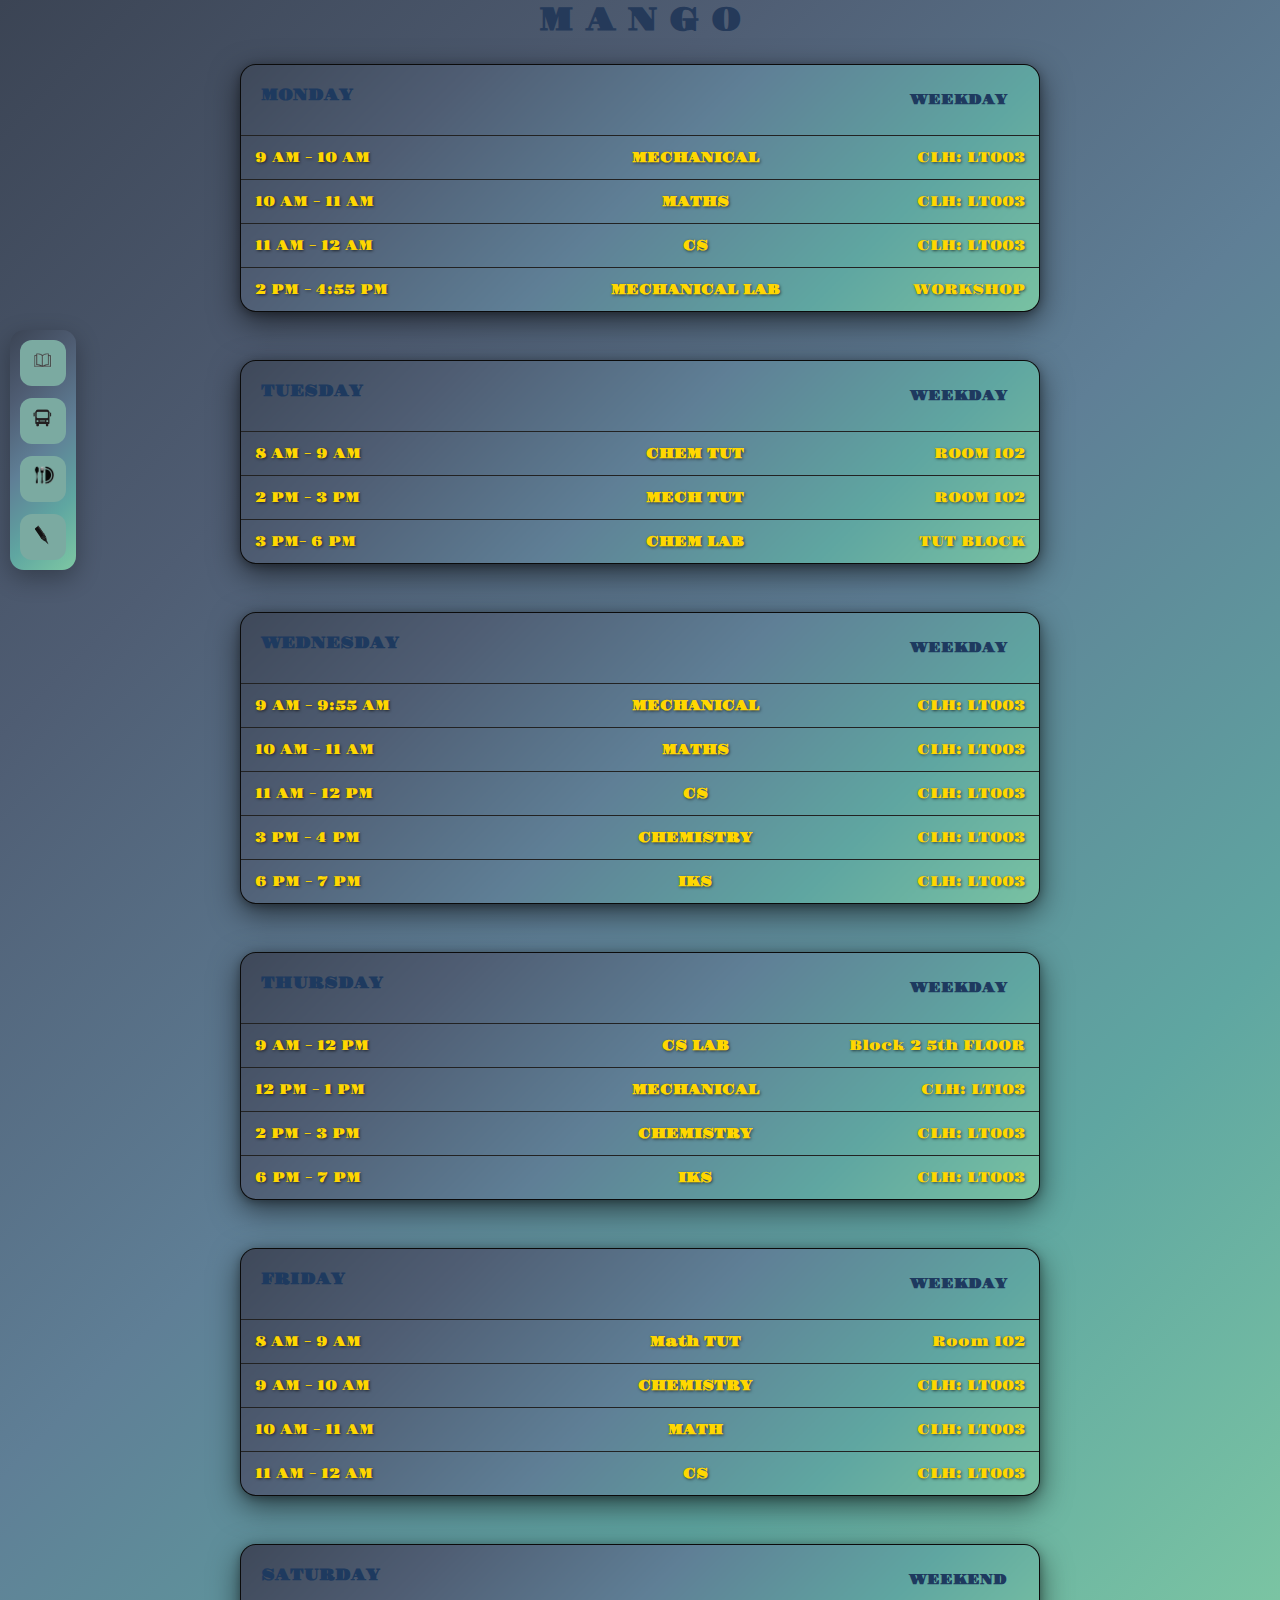
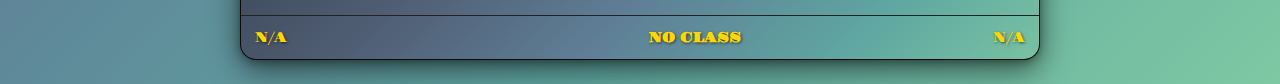
<file: index.html>
<!DOCTYPE html>
<html lang="en">
<head>
  <meta charset="UTF-8">
  <meta name="viewport" content="width=device-width, initial-scale=1.0">
  <title>mango</title>
  <link rel="stylesheet" href="style.css">
  <link rel="icon" type="image/x-icon" href="images/dawg.jpeg">
</head>

<body>

  <!-- MAIN CONTENT (blur target for sidebar) -->
  <div class="main-content" id="mainContent">
    <h1>M A N G O</h1>

    <!-- CENTER AREA (timetable lives here) -->
    <div class="content-wrapper">

      <!-- MONDAY -->
      <div class="timetable-card schedule-content" data-day="1">
        <div class="timetable-header">
          <span class="day">MONDAY</span>
          <span class="tag">WEEKDAY</span>
        </div>
        <div class="row">
          <span class="time">9 AM - 10 AM</span>
          <span class="code">MECHANICAL</span>
          <span class="venue">CLH: LT003</span>
        </div>
        <div class="row">
          <span class="time">10 AM - 11 AM</span>
          <span class="code">MATHS</span>
          <span class="venue"> CLH: LT003</span>
        </div>
        <div class="row">
          <span class="time">11 AM - 12 AM</span>
          <span class="code">CS</span>
          <span class="venue"> CLH: LT003</span>
        </div>
        <div class="row">
          <span class="time">2 PM - 4:55 PM</span>
          <span class="code">MECHANICAL LAB</span>
          <span class="venue lab"> WORKSHOP</span>
        </div>
      </div>

      <!-- TUESDAY -->
      <div class="timetable-card schedule-content" data-day="2">
        <div class="timetable-header">
          <span class="day">TUESDAY</span>
          <span class="tag">WEEKDAY</span>
        </div>
        <div class="row">
          <span class="time">8 AM - 9 AM</span>
          <span class="code">CHEM TUT</span>
          <span class="venue"> ROOM 102</span>
        </div>
        <div class="row">
          <span class="time">2 PM - 3 PM</span>
          <span class="code">MECH TUT</span>
          <span class="venue"> ROOM 102</span>
        </div>
        <div class="row">
          <span class="time">3 PM- 6 PM</span>
          <span class="code">CHEM LAB</span>
          <span class="venue">TUT BLOCK</span>
        </div>
      </div>

      <!-- WEDNESDAY -->
      <div class="timetable-card schedule-content" data-day="3">
        <div class="timetable-header">
          <span class="day">WEDNESDAY</span>
          <span class="tag">WEEKDAY</span>
        </div>
        <div class="row">
          <span class="time">9 AM - 9:55 AM</span>
          <span class="code">MECHANICAL</span>
          <span class="venue"> CLH: LT003</span>
        </div>
        <div class="row">
          <span class="time">10 AM - 11 AM</span>
          <span class="code">MATHS</span>
          <span class="venue"> CLH: LT003</span>
        </div>
        <div class="row">
          <span class="time">11 AM - 12 PM</span>
          <span class="code">CS</span>
          <span class="venue"> CLH: LT003</span>
        </div>
        <div class="row">
          <span class="time">3 PM - 4 PM</span>
          <span class="code">CHEMISTRY</span>
          <span class="venue lab">CLH: LT003</span>
        </div>
        <div class="row">
          <span class="time">6 PM - 7 PM</span>
          <span class="code">IKS</span>
          <span class="venue lab">CLH: LT003</span>
        </div>
      </div>

      <!-- THURSDAY -->
      <div class="timetable-card schedule-content" data-day="4">
        <div class="timetable-header">
          <span class="day">THURSDAY</span>
          <span class="tag">WEEKDAY</span>
        </div>
        <div class="row">
          <span class="time">9 AM - 12 PM</span>
          <span class="code">CS LAB</span>
          <span class="venue">Block 2 5th FLOOR</span>
        </div>
        <div class="row">
          <span class="time">12 PM - 1 PM</span>
          <span class="code">MECHANICAL</span>
          <span class="venue"> CLH: LT103</span>
        </div>
        <div class="row">
          <span class="time">2 PM - 3 PM</span>
          <span class="code">CHEMISTRY</span>
          <span class="venue"> CLH: LT003</span>
        </div>
        <div class="row">
          <span class="time">6 PM - 7 PM</span>
          <span class="code">IKS</span>
          <span class="venue lab">CLH: LT003</span>
        </div>
      </div>

      <!-- FRIDAY -->
      <div class="timetable-card schedule-content" data-day="5">
        <div class="timetable-header">
          <span class="day">FRIDAY</span>
          <span class="tag">WEEKDAY</span>
        </div>
        <div class="row">
          <span class="time">8 AM - 9 AM</span>
          <span class="code">Math TUT</span>
          <span class="venue"> Room 102</span>
        </div>
        <div class="row">
          <span class="time">9 AM - 10 AM</span>
          <span class="code">CHEMISTRY</span>
          <span class="venue"> CLH: LT003</span>
        </div>
        <div class="row">
          <span class="time">10 AM - 11 AM</span>
          <span class="code">MATH</span>
          <span class="venue"> CLH: LT003</span>
        </div>
        <div class="row">
          <span class="time">11 AM - 12 AM</span>
          <span class="code">CS</span>
          <span class="venue"> CLH: LT003</span>
        </div>
      </div>

      <!-- SATURDAY -->
      <div class="timetable-card schedule-content" data-day="6">
        <div class="timetable-header">
          <span class="day">SATURDAY</span>
          <span class="tag">WEEKEND</span>
        </div>
        <div class="row">
          <span class="time">N/A</span>
          <span class="code">NO CLASS</span>
          <span class="venue"> N/A</span>
        </div>
      </div>
    </div>
  </div>

  <div class="dock">
    <button class="dock-btn" id="hamburgerBtn" title="Study Material">
      <img src="images/bookk.png">
    </button>

    <button class="dock-btn" title="Bus Schedule" onclick="window.open('bus.html','_blank')">
      <img src="images/bus icon.png" alt="Menu">
    </button>

    <button class="dock-btn" title="Mess Schedule" onclick="window.open('mess.html','_blank')">
      <img src="images/fooood.png">
    </button>

    <button class="dock-btn" title="Room Checker" onclick="window.open('exam.html','_blank')" style="background:#7BAAA1; font-size:20px; color:#1E3A5F; font-weight:bold;">
      <img src="images/room-icon (1).svg">
    </button>
  </div>


  <!-- SIDEBAR -->
  <div class="sidebar" id="sidebar">
    <div class="sidebar-content">
      <h2>Useful Stuff</h2>
      <nav>
        <ul>
          <li><a href="https://cciitpatna-my.sharepoint.com/:f:/g/personal/pksri_iitp_ac_in/IgBSKfIEV4S7RYGkc-92PmIMAT1NIMW_POD3PS5UischUMM?e=1d35tO" target="_blank">Maths</a></li>
          <li><a href="https://drive.google.com/drive/folders/1LDOg2ESfAYBMOJOg4HRZV8G41nFkc02B" target="_blank">Chemistry</a></li>
          <li><a href="https://drive.google.com/drive/folders/1kMwXJ9GZMoPI3bO8EUAVx0-j3NklmPH2" target="_blank">Mechanics</a></li>
          <li><a href="http://172.30.1.9/~samrat/2026/CS1201/" target="_blank">CS</a></li>
        </ul>
      </nav>
    </div>
  </div>

  <script src="index.js"></script>
</body>
</html>
</file>
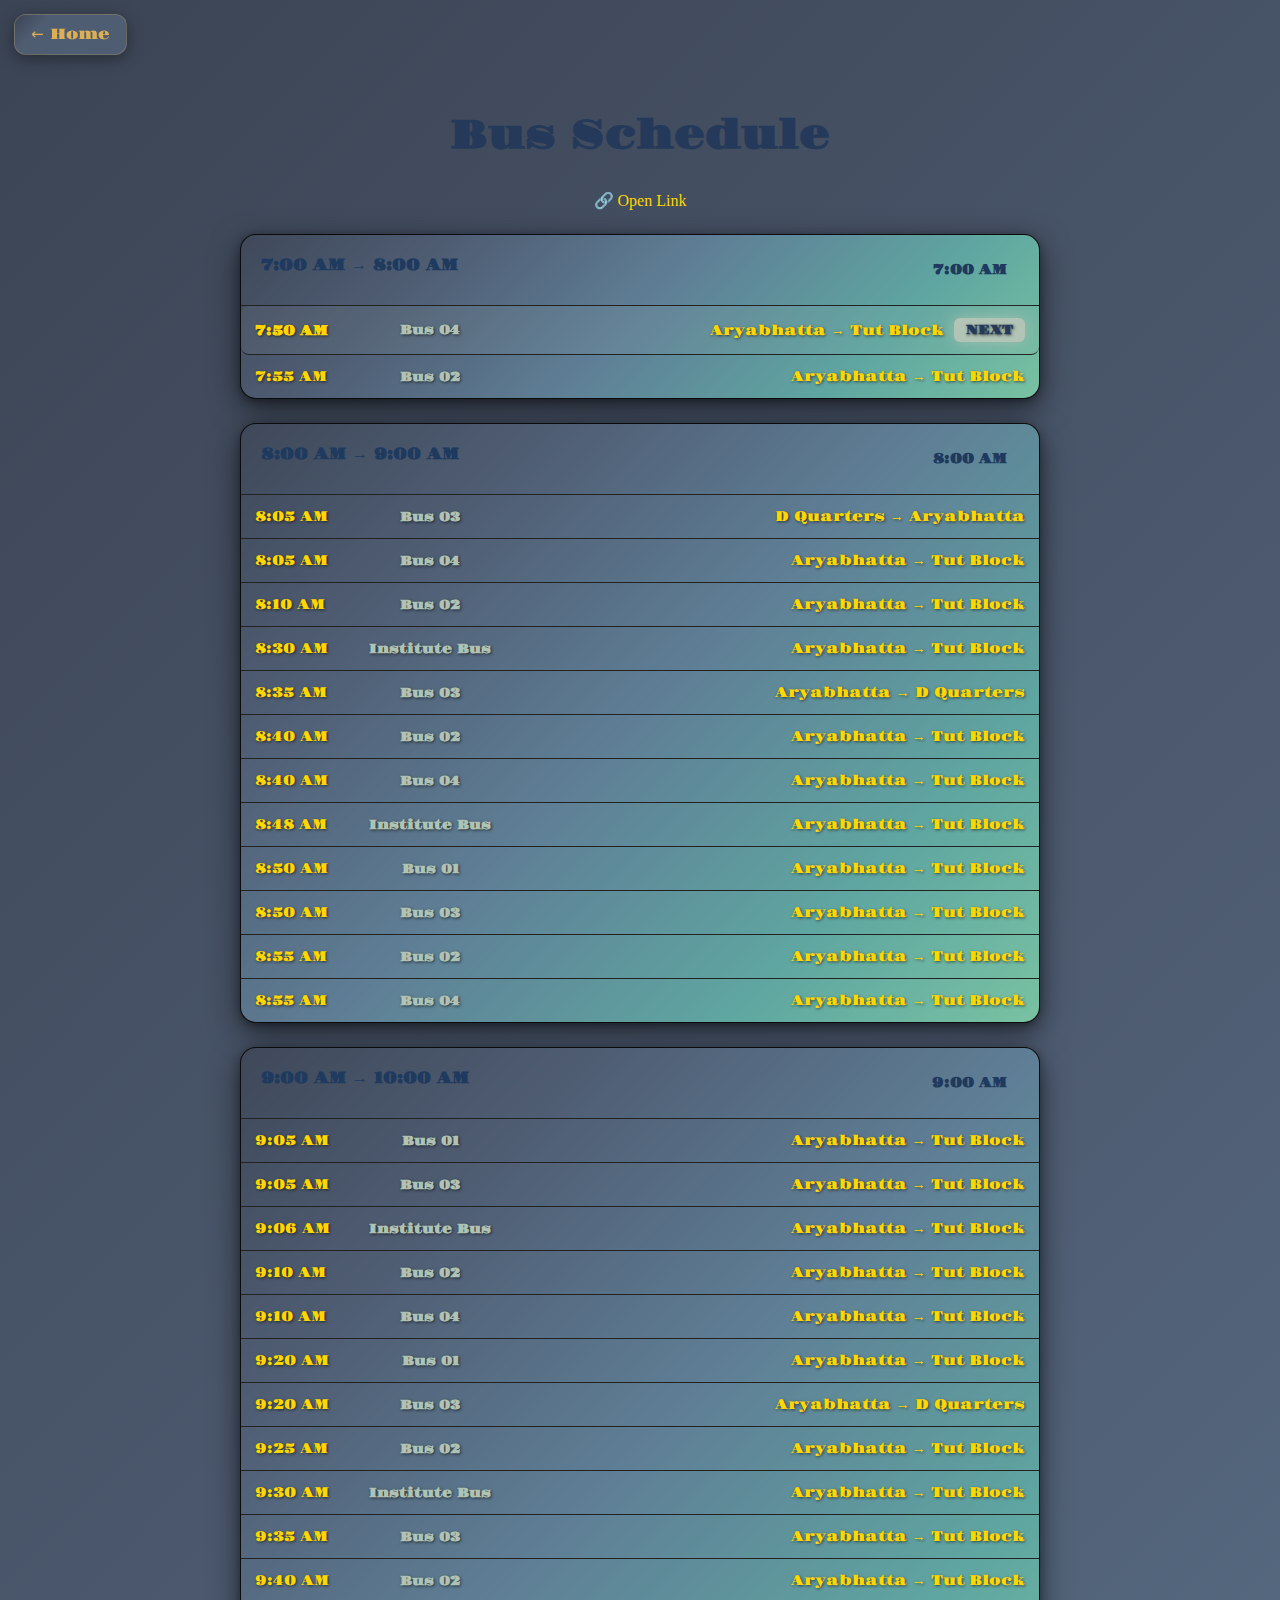
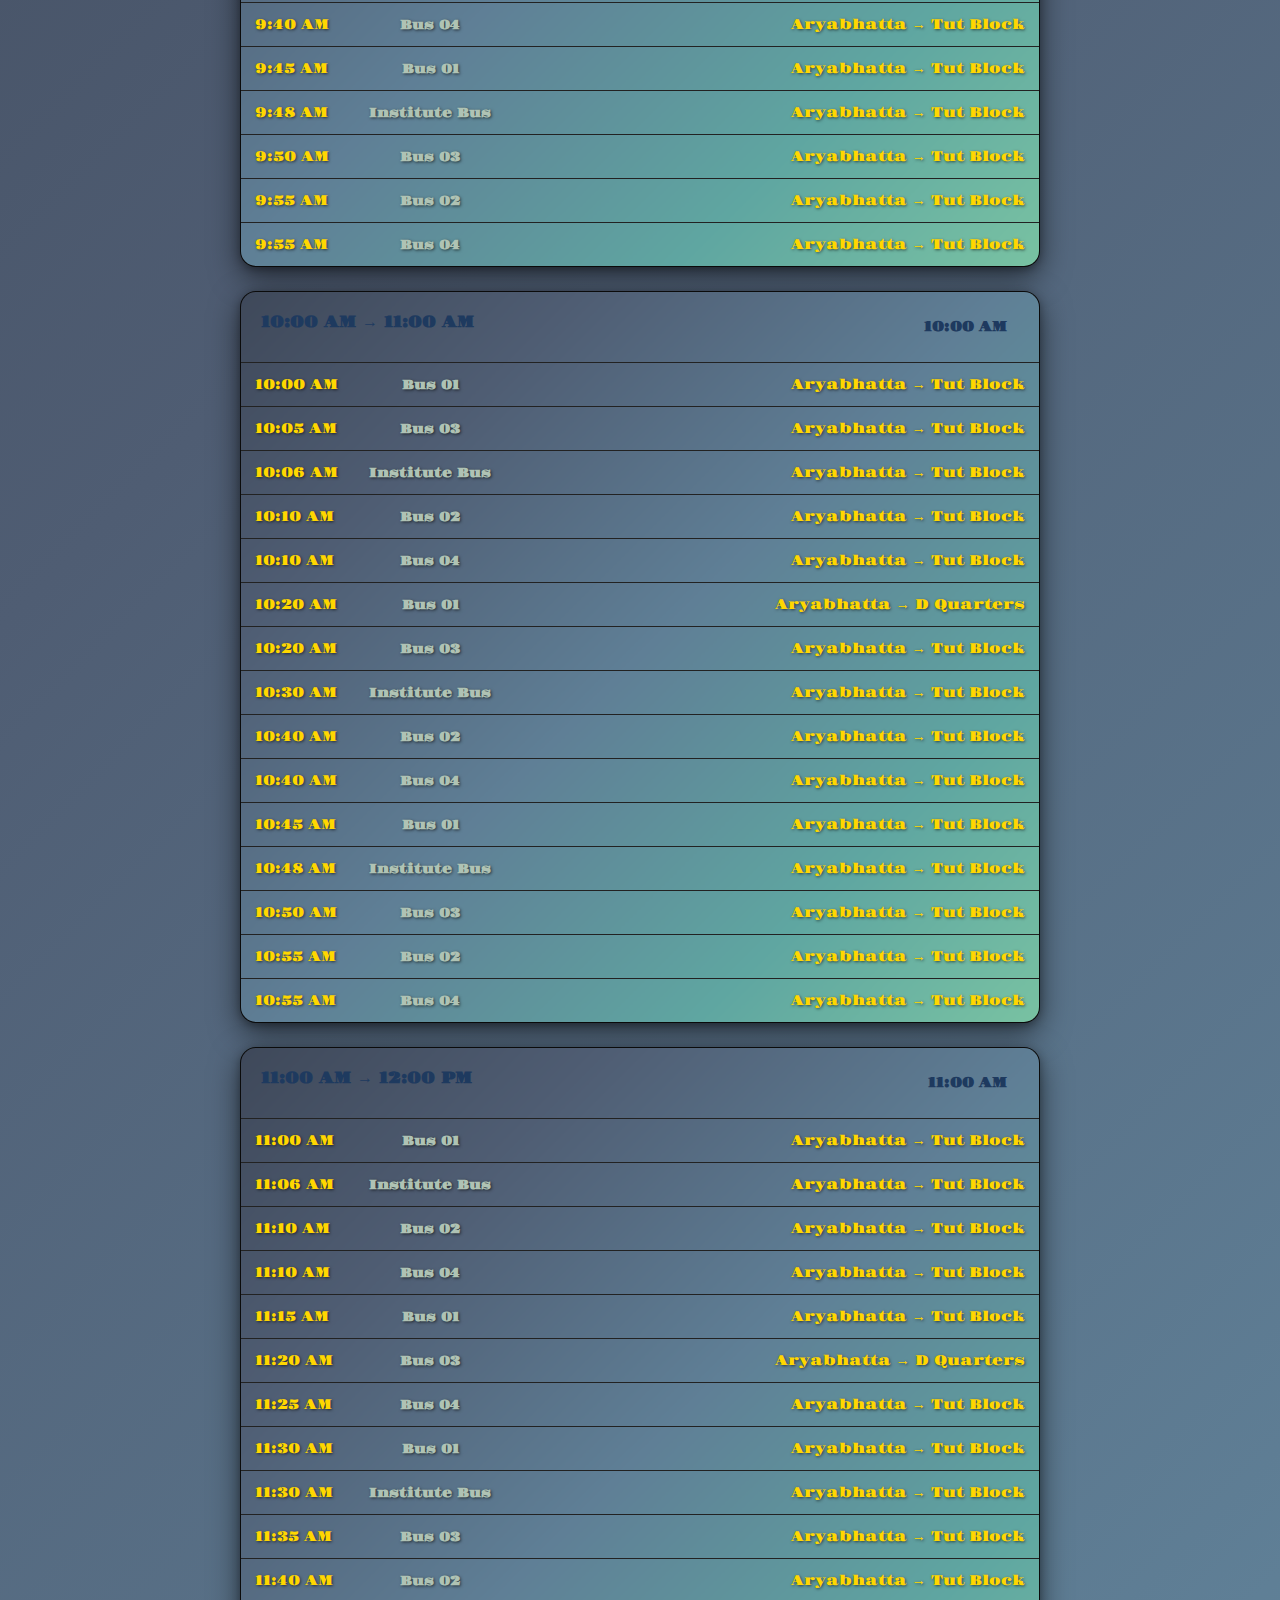
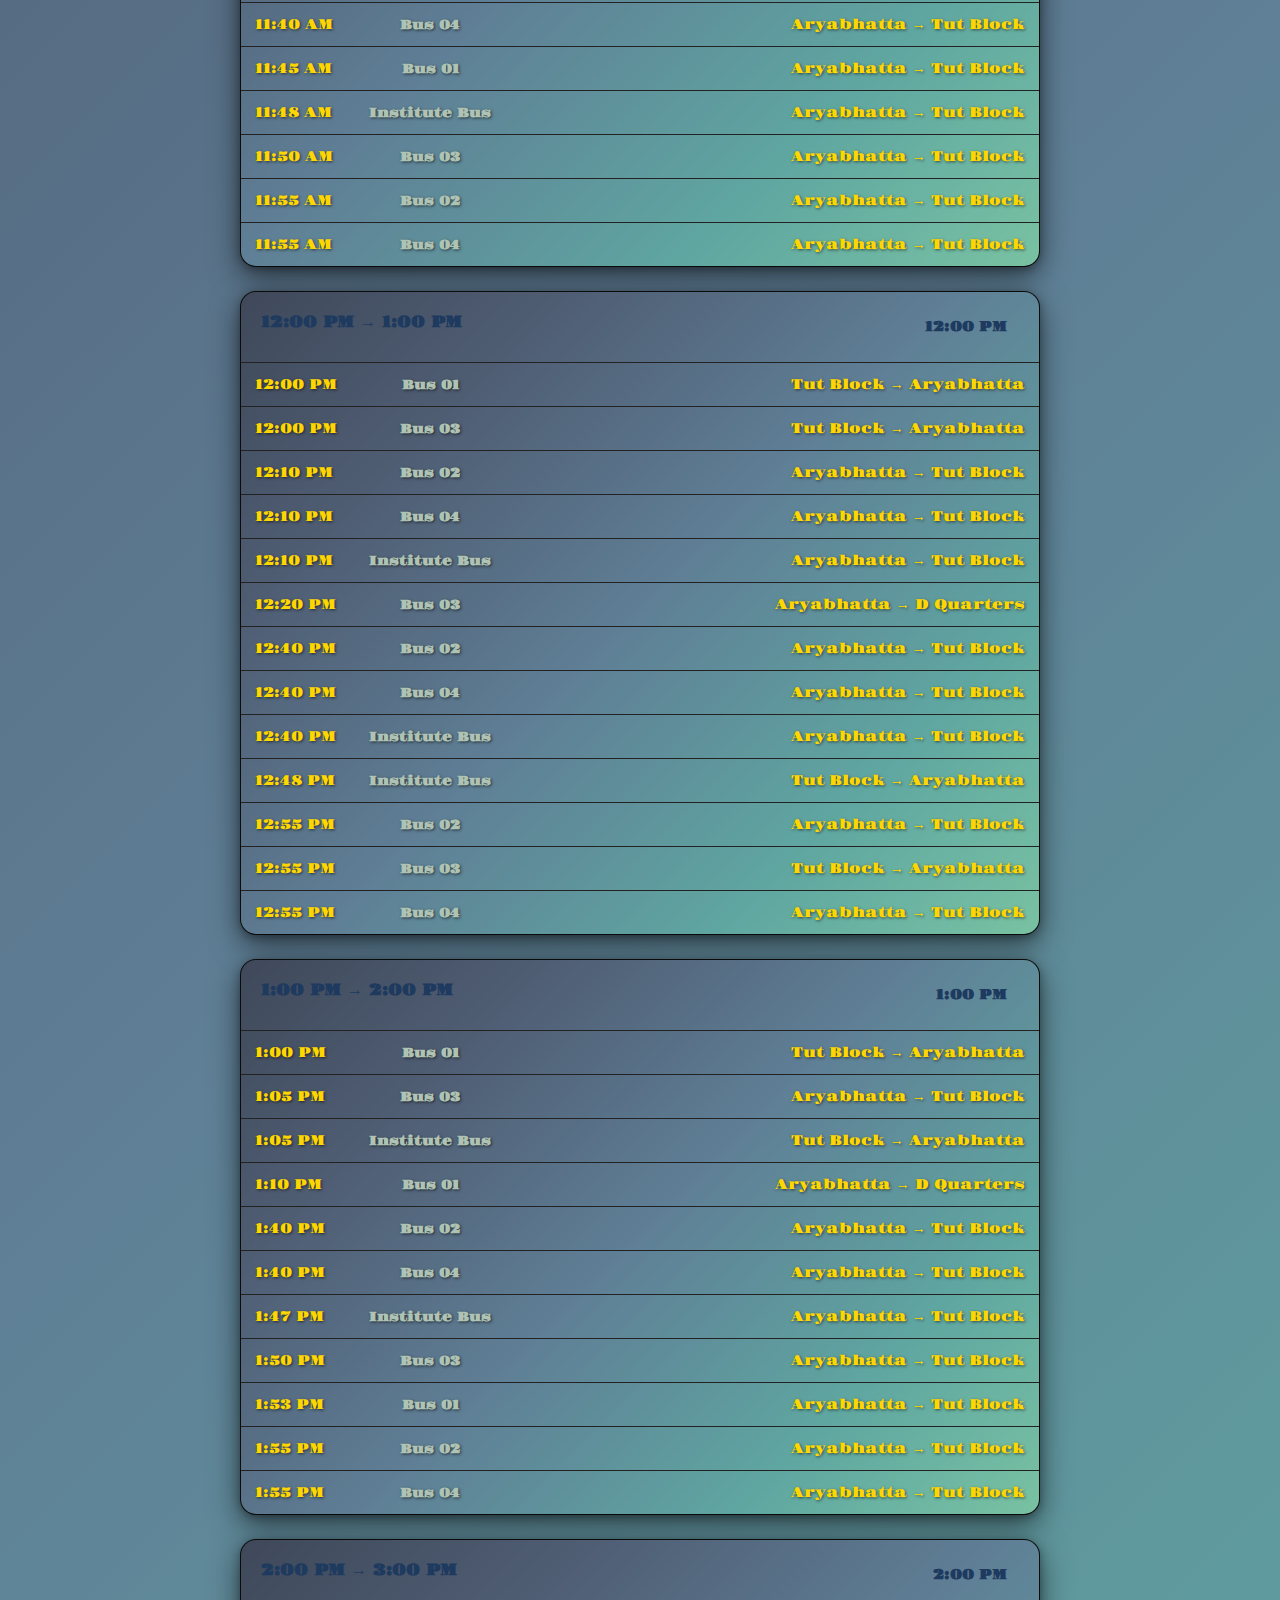
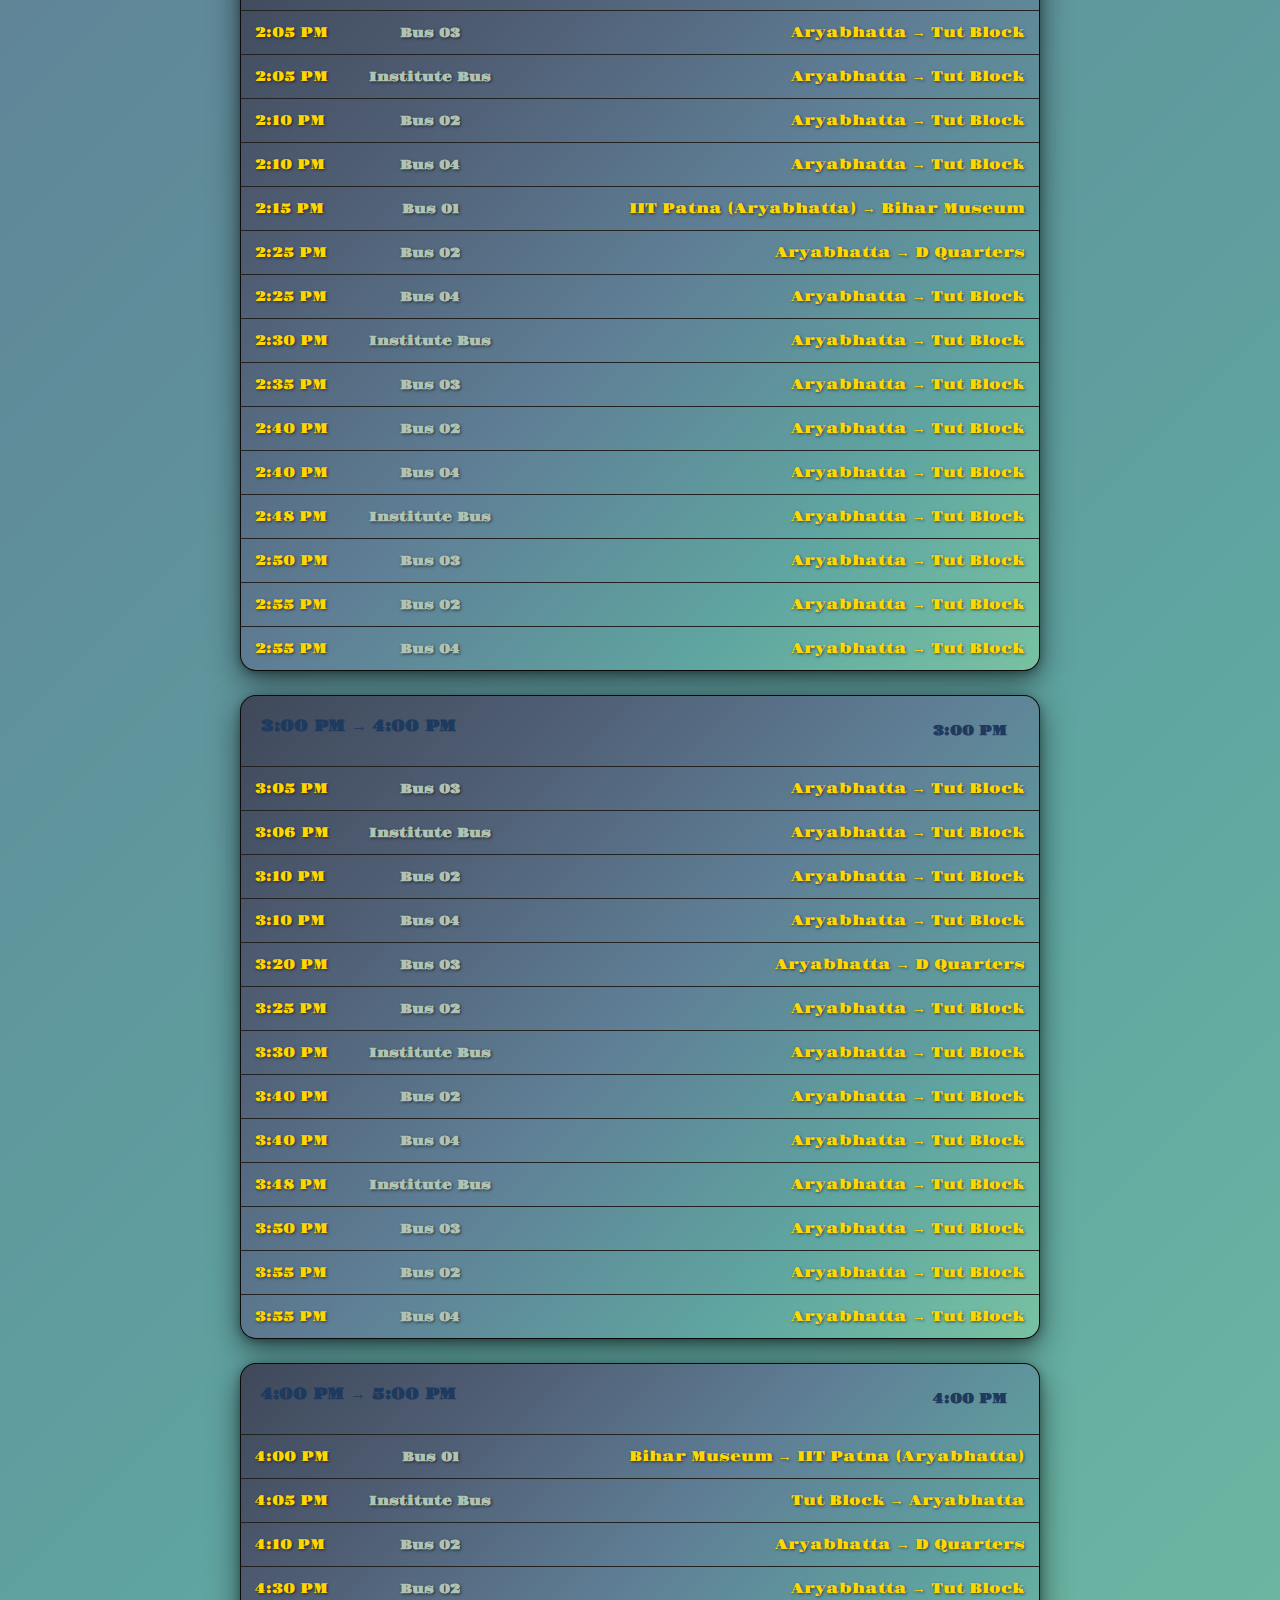
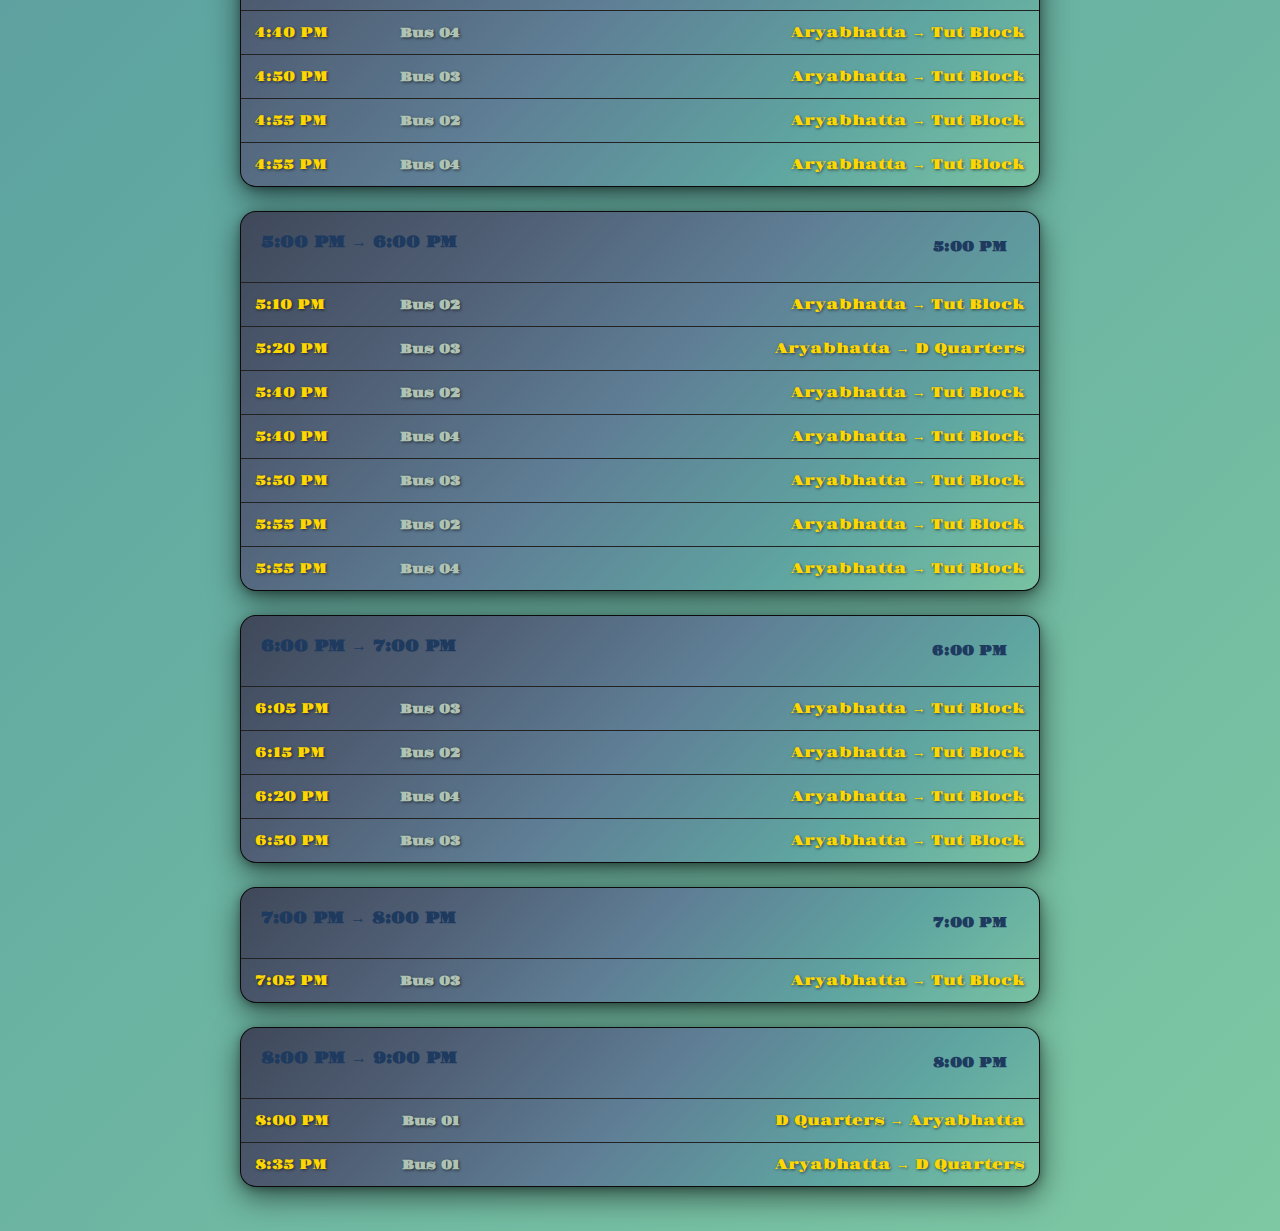
<file: bus.html>
<!DOCTYPE html>
<html lang="en">
<head>
  <meta charset="UTF-8">
  <meta name="viewport" content="width=device-width, initial-scale=1.0">
  <title>Bus Schedule - MANGO</title>
  <link rel="stylesheet" href="styles/style.css">
  <link rel="stylesheet" href="styles/bus.css">
  <style>
    .back-btn {
      position: fixed;
      top: 14px;
      left: 14px;
      z-index: 1200;
      background: linear-gradient(135deg, #3b4454 0%, #4f5d73 25%);
      color: #ddaf54;
      font-family: 'coolfont', system-ui;
      text-decoration: none;
      padding: 10px 16px;
      border-radius: 12px;
      font-size: 15px;
      box-shadow: 0 4px 15px rgba(0, 0, 0, 0.35);
      transition: transform 0.2s ease, background 0.2s ease;
      border: 1px solid rgba(221, 175, 84, 0.25);
    }
    .back-btn:hover {
      background: rgba(255, 255, 255, 0.22);
      transform: scale(1.06);
      color: #FFD700;
    }
    h1 {
      padding-top: 60px;
    }
  </style>
</head>

<body>

  <a href="index.html" class="back-btn">← Home</a>

  <h1>Bus Schedule</h1>

<div class="content-wrapper">

  <div class="top-action-btn">
    <a href="https://docs.google.com/spreadsheets/d/1p0WTx2O5rUEatdvpVtoQwnPEhv86_nZf5F-LMPwEe_s/edit?gid=0#gid=0" target="_blank">
      🔗 Open Link
    </a>
  </div>

  <div id="busContainer"></div>

</div>

  <script src="features/bus.js"></script>
</body>
</html>
</file>
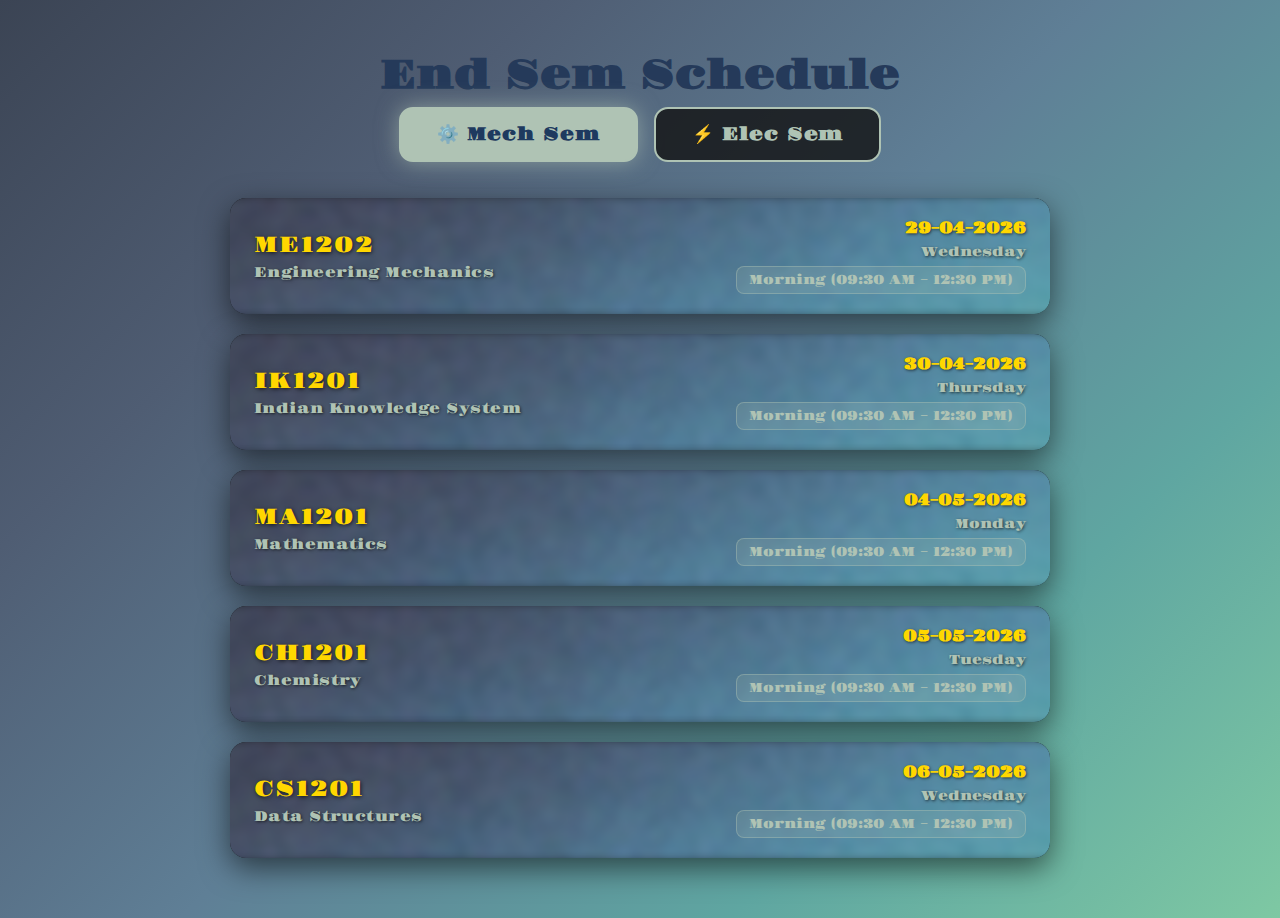
<file: end.html>
<!DOCTYPE html>
<html lang="en">
<head>
  <meta charset="UTF-8">
  <meta name="viewport" content="width=device-width, initial-scale=1.0">
  <title>End Sem Schedule - MANGO</title>
  <link rel="stylesheet" href="style.css">
  <link rel="stylesheet" href="end.css">
  <link rel="icon" type="image/x-icon" href="images/logo icon.jpg">
</head>
<body>

  <h1>End Sem Schedule</h1>

  <div class="branch-selector">
    <button class="branch-btn active" id="mechBtn" onclick="selectBranch('mech')">
      ⚙️ Mech Sem
    </button>
    <button class="branch-btn" id="elecBtn" onclick="selectBranch('elec')">
      ⚡ Elec Sem
    </button>
  </div>

  <div id="examContainer" class="exam-container"></div>

  <script src="end.js"></script>
</body>
</html>
</file>
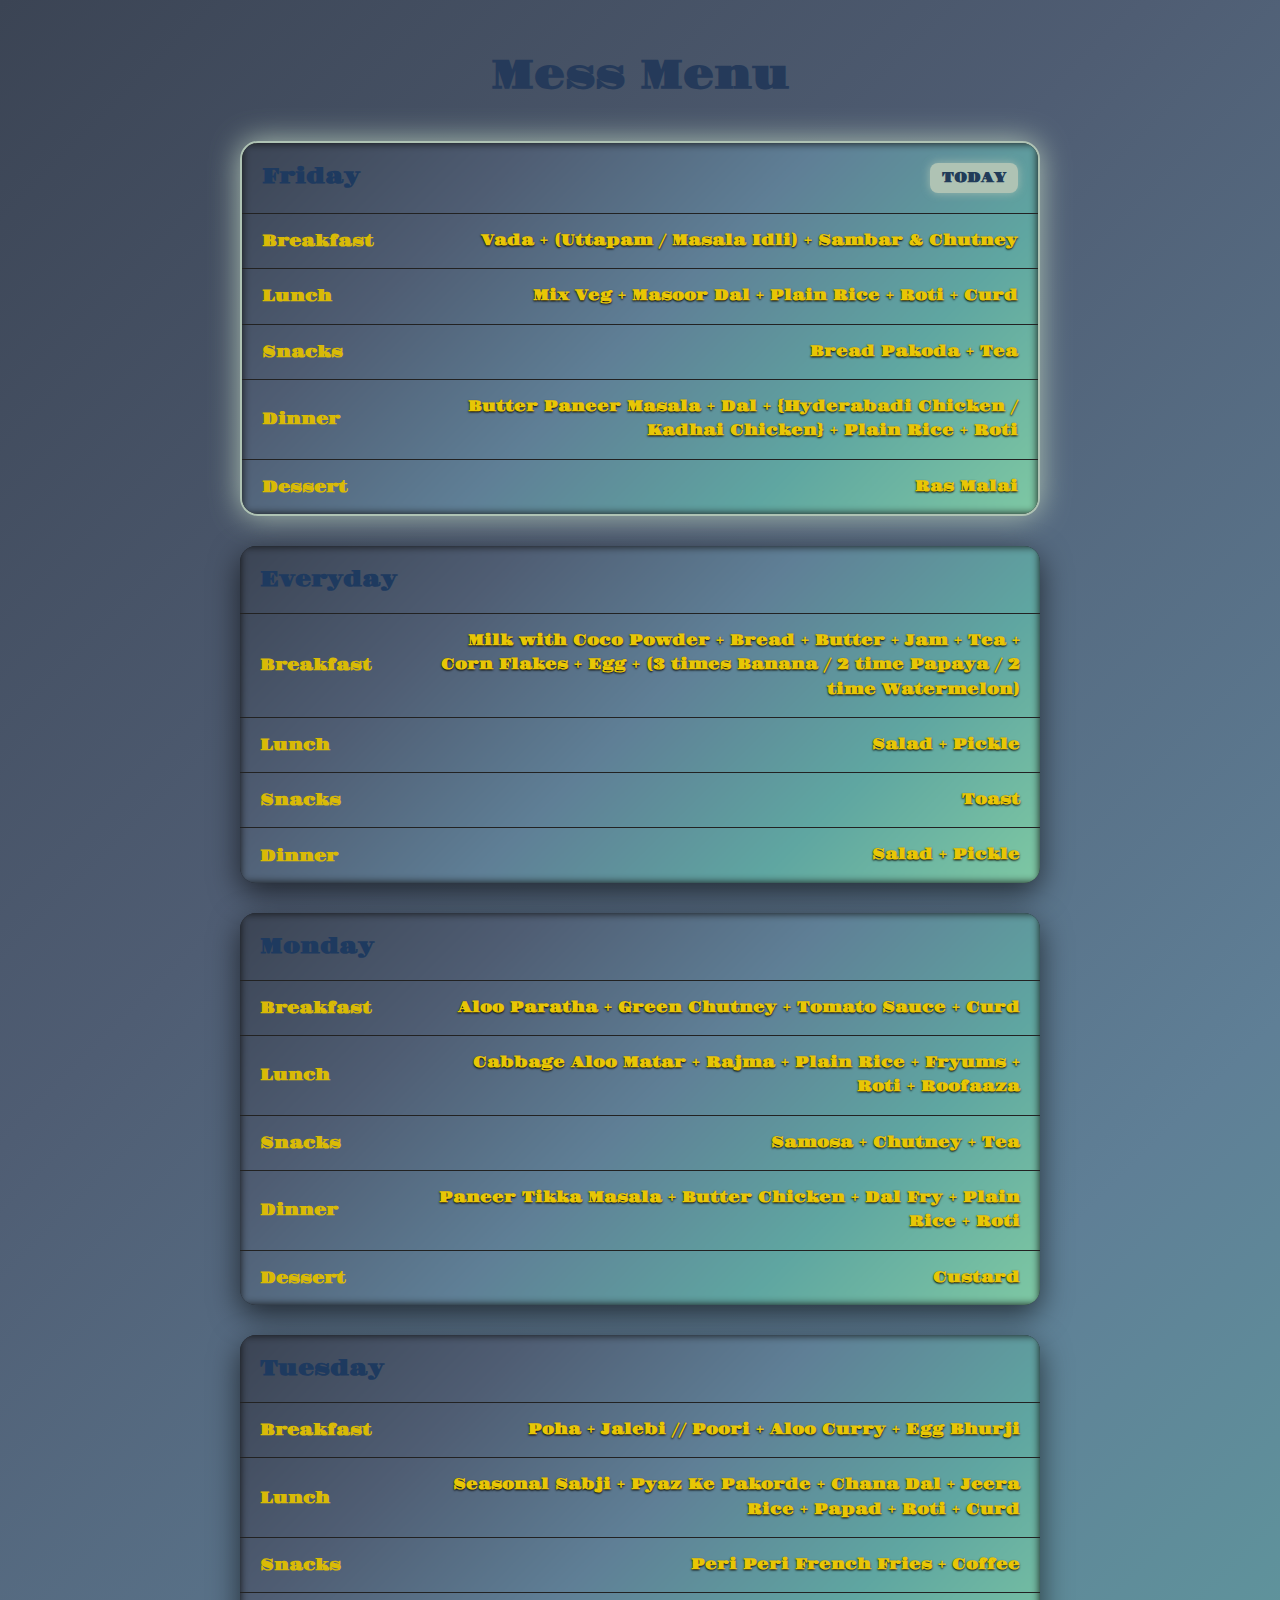
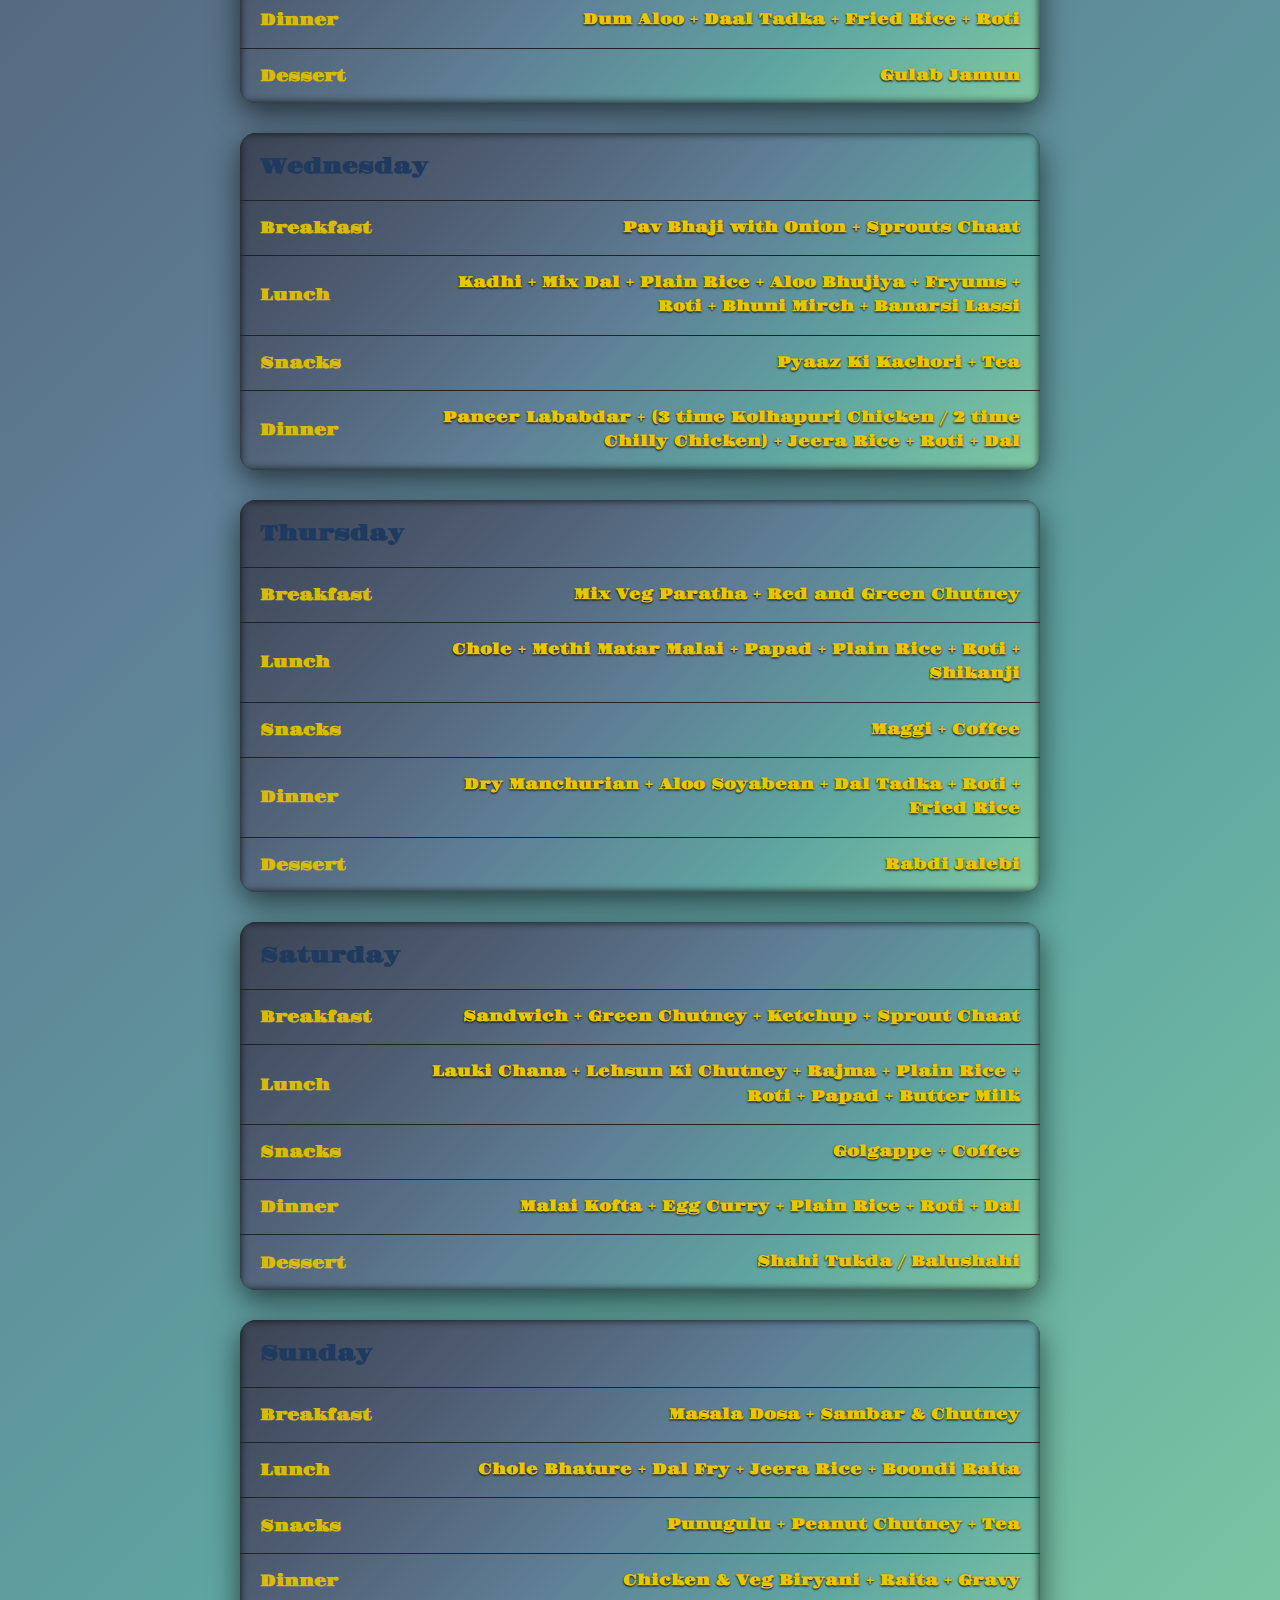
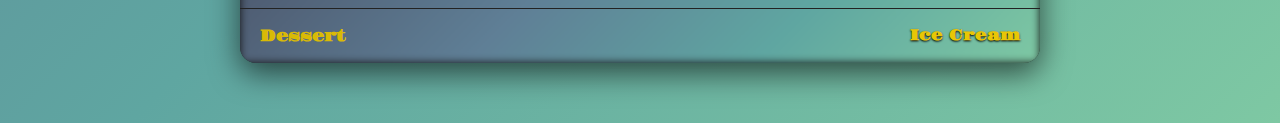
<file: mess.html>
<!DOCTYPE html>
<html lang="en">
<head>
  <meta charset="UTF-8">
  <meta name="viewport" content="width=device-width, initial-scale=1.0">
  <title>Mess Menu - MANGO</title>
  <link rel="stylesheet" href="styles/style.css">
  <link rel="stylesheet" href="styles/mess.css">
</head>

<body>
  <h1>Mess Menu</h1>

  <div id="menuContainer" class="menu-container"></div>

  <script src="features/mess.js"></script>
</body>
</html>
</file>
<file: style.css>
* {
    margin: 0;
    padding: 0;
    box-sizing: border-box;
}

#mainContent{
    color:#ddaf54;
    text-align: center;
    font-family: system-ui;
    
}
@font-face {
    font-family: 'coolfont';
    src: url(images/GravitasOne-Regular.ttf);
}
body {
  background: linear-gradient(
    135deg,
    #3b4454 0%,     /* dark bluish grey */
    #4f5d73 25%,    /* muted blue */
    #5f7f96 50%,    /* soft blue */
    #5fa6a1 75%,    /* teal */
    #7ec8a3 100%    /* greenish */
  );
}
h1{
  color: #253A5A;
  text-align: center;
  font-family: 'coolfont';

}

/* Sidebar */
.sidebar {
    position: fixed;
    left: -300px;
    top: 0;
    width: 300px;
    height: 100vh;
      background: linear-gradient(
    135deg,
    #3b4454 0%,     /* dark bluish grey */
    #4f5d73 25%,    /* muted blue */
    #5f7f96 50%    /* soft blue */
  );
    
    color: #ddaf54;;
    padding: 60px 20px 20px;
    transition: left 0.3s ease;
    z-index: 1000;
    overflow-y: auto;
}

.sidebar.active {
    left: 0;
}

.sidebar h2 {
    margin-bottom: 30px;
    font-size: 24px;
    border-bottom: 2px solid #ddaf54;;
    padding-bottom: 15px;
    font-family: 'coolfont';
}

.sidebar nav ul {
    list-style: none;
    font-size: large;
    font-family: 'coolfont';
}

.sidebar nav ul li a {
    color: #ddaf54;
    text-decoration: none;
    font-size: 16px;
    transition: all 0.3s ease;
    display: block;
    padding: 12px 15px;
    border-radius: 5px;
    margin: 8px 0;
    right:10px;
}

.sidebar nav ul li a:hover {
    color: #07223c;
    background-color: #F2E1BF;
    padding-left: 20px;
    transform: translateX(5px);
}

/* Overlay when sidebar is open */
.overlay {
    position: fixed;
    top: 0;
    left: 0;
    width: 100%;
    height: 100%;
    background-color: rgba(0, 0, 0, 0.5);
    z-index: 999;
    display: none;
    backdrop-filter: blur(5px);
}

.overlay.active {
    display: block;
}

/* Blur main content when sidebar is open */
.main-content.blur {
    filter: blur(3px);
    pointer-events: none;
}

.timetable-card {
  max-width: 800px;
  width: 92vw;
  margin: 24px auto;
  background: #111;
  color: white;
  border-radius: 16px;
  overflow: hidden;
  border: 1px solid rgba(0, 0, 0, 0.35);
  box-shadow: 0 10px 30px rgba(0,0,0,0.55), 0 2px 8px rgba(0,0,0,0.3);
  font-family: system-ui;
  position: relative;
}

.timetable-card::before {
  content: "";
  position: absolute;
  inset: 0;
  /* background-image: url(images/joji.jpg);
  background-position: center;
  background-repeat: no-repeat;
  background-size: cover; */
  background: linear-gradient(
    135deg,
    #3b4454 0%,     /* dark bluish grey */
    #4f5d73 25%,    /* muted blue */
    #5f7f96 50%,    /* soft blue */
    #5fa6a1 75%,    /* teal */
    #7ec8a3 100%    /* greenish */
  );
  filter: blur(2px);
  transform: scale(1.1);
  z-index: 0;
}

.timetable-header {
  display: flex;
  justify-content: space-between;
  padding: 20px;
  font-weight: bold;
  font-family: 'coolfont';
  color: #1E3A5F ;
  border-bottom: 1px solid #222;
  position: relative;
  z-index: 1;
}

.timetable-header .tag {
  padding: 6px 12px;
  border-radius: 8px;
  font-size: 14px;
}

.row {
  display: grid;
  grid-template-columns: 1.5fr 1fr 1fr;
  padding: 12px 14px;
  border-bottom: 1px solid #222;
  align-items: center;
  position: relative;
  z-index: 1;
  font-size: 0.9em;
  word-break: break-word;
}

.row:last-child {
  border-bottom: none;
}

.time {
  color: #FFD700; /* Sunset Gold */
  font-family: 'coolfont';
  text-align: left;
  text-shadow: 1px 1px 3px rgba(0, 0, 0, 0.6); /* Soft dark shadow */
}

.code {
  font-weight: 600;
  font-family: 'coolfont';
  color:#FFD700;
  text-align: center;
  text-shadow: 1px 1px 3px rgba(0, 0, 0, 0.6);
}

.venue {
  color: #FFD700;
  text-align: right;
  font-family: 'coolfont';
  text-shadow: 1px 1px 3px rgba(0, 0, 0, 0.6);
}

.venue.lab {
  color: #FFD700;
  text-shadow: 1px 1px 3px rgba(0, 0, 0, 0.6);
}

/* Highlight today's timetable */
.schedule-content.today {
  border: 2px solid #AFC3B4;
  border-radius: 18px;
  box-shadow: 0 0 30px #AFC3B4;
}

/* TODAY badge */
.today-badge {
  margin-left: auto;
  color: #213B59;
  font-weight: 700;
  padding: 6px 14px;
  border-radius: 10px;
  font-size: 13px;
}

/* Content wrapper */
.content-wrapper {
  display: flex;
  flex-direction: column;
  justify-content: center;
  width: 100%;
}

.schedule-content {
  position: relative;
}

/* TODAY tag styling */
.tag.today-tag {
  color: #213B59;
  font-weight: 800;
  box-shadow: 0 0 10px rgba(175, 195, 180, 0.8);
}

/* ===== LEFT DOCK (UBUNTU STYLE) ===== */
.dock {
  position: fixed;
  top: 50%;
  left: 10px;
  transform: translateY(-50%);
  display: flex;
  flex-direction: column;
  gap: 12px;
  padding: 10px;
  background: linear-gradient(
    135deg,
    #3b4454 0%,     /* dark bluish grey */
    #4f5d73 25%,    /* muted blue */
    #5f7f96 50%,    /* soft blue */
    #5fa6a1 75%,    /* teal */
    #7ec8a3 100%    /* greenish */
  );
  backdrop-filter: blur(10px);
  border-radius: 14px;
  box-shadow: 0 8px 25px rgba(0,0,0,0.3);
  z-index: 1100;
}

.dock-btn {
  width: 46px;
  height: 46px;
  border-radius: 12px;
  border: none;
  background: #7BAAA1;
  color: #f82020;
  font-size: 22px;
  cursor: pointer;
  transition: all 0.25s ease;
}

.dock-btn:hover {
  background: rgba(255,255,255,0.35);
  transform: scale(1.12);
}

/* Hide old hamburger animation behavior */
.hamburger.active {
  opacity: 1;
}

.dock-btn img {
  width: 24px;
  height: 35px;
  align-items: center;
  object-fit: contain;
  pointer-events: none; /* click goes to button */
}

/* Hide dock when sidebar is open */
.dock.hidden {
  opacity: 0;
  pointer-events: none;
  transition: all 0.3s ease;
}

/* ===== MOBILE RESPONSIVE ===== */
@media (max-width: 600px) {
  /* Move dock to bottom center on mobile */
  .dock {
    top: auto;
    left: 50%;
    bottom: 16px;
    transform: translateX(-50%);
    flex-direction: row;
    border-radius: 20px;
    padding: 8px 14px;
    gap: 16px;
  }

  .dock.hidden {
    transform: translateX(-50%) translateY(100px);
  }

  /* Add bottom padding so dock doesn't overlap content */
  body {
    padding-bottom: 90px;
  }

  h1 {
    font-size: 1.6em;
    margin-top: 10px;
  }

  .timetable-header {
    padding: 14px;
    font-size: 0.9em;
  }

  .row {
    grid-template-columns: 1.3fr 1fr 0.9fr;
    padding: 10px 10px;
    font-size: 0.78em;
    gap: 4px;
  }

  .time, .code, .venue {
    font-size: 0.85em;
  }

  .no-class {
    padding: 16px;
    font-size: 0.85em;
    text-align: center;
    color: #aaa;
    position: relative;
    z-index: 1;
  }
}

@media (max-width: 400px) {
  .row {
    grid-template-columns: 1.4fr 0.9fr 0.9fr;
    font-size: 0.72em;
    padding: 8px 8px;
  }
}

/* ===== DROPDOWN MENU ===== */
.dropdown-item {
  position: relative;
  display: block;
  margin: 0;
  padding: 0;
}

.dropdown-toggle {
  color: #ddaf54;
  text-decoration: none;
  font-size: 16px;
  transition: all 0.3s ease;
  display: block;
  border-radius: 5px;
  cursor: pointer;
  width: 100%;
  user-select: none;
  right: 10px;
}

.dropdown-toggle:hover {
  color: #07223c;
  background-color: #F2E1BF;
  padding: 12px 15px;
  padding-left: 20px;
  transform: translateX(5px);
}


.dropdown-menu {
  display: none;
  position: absolute;
  top: 100%;
  left: 100;
  background: rgba(11, 34, 60, 0.95);
  border: 1px solid #ddaf54;
  border-radius: 5px;
  min-width: 150px;
  box-shadow: 0 8px 16px rgba(0, 0, 0, 0.5);
  z-index: 1001;
  margin-top: 5px;
}

.dropdown-menu.active {
  display: block;
}

.dropdown-menu a {
  display: block;
  color: #ddaf54;
  text-decoration: none;
  transition: all 0.3s ease;
  font-size: 14px;
}

.dropdown-menu a:first-child {
  border-radius: 5px 5px 0 0;
}

.dropdown-menu a:last-child {
  border-radius: 0 0 5px 5px;
}

.dropdown-menu a:hover {
  color: #07223c;
  background-color: #F2E1BF;
  padding: 10px 15px;
  padding-left: 20px;
  transform: translateX(5px);
}
</file>
<file: styles/style.css>
* {
    margin: 0;
    padding: 0;
    box-sizing: border-box;
}

#mainContent{
    color:#ddaf54;
    text-align: center;
    font-family: system-ui;
    
}
@font-face {
    font-family: 'coolfont';
    src: url('../assets/GravitasOne-Regular.ttf');
}
body {
  background: linear-gradient(
    135deg,
    #3b4454 0%,     /* dark bluish grey */
    #4f5d73 25%,    /* muted blue */
    #5f7f96 50%,    /* soft blue */
    #5fa6a1 75%,    /* teal */
    #7ec8a3 100%    /* greenish */
  );
}
h1{
  color: #253A5A;
  text-align: center;
  font-family: 'coolfont';

}

/* Sidebar */
.sidebar {
    position: fixed;
    left: -300px;
    top: 0;
    width: 300px;
    height: 100vh;
      background: linear-gradient(
    135deg,
    #3b4454 0%,     /* dark bluish grey */
    #4f5d73 25%,    /* muted blue */
    #5f7f96 50%    /* soft blue */
  );
    
    color: #ddaf54;;
    padding: 60px 20px 20px;
    transition: left 0.3s ease;
    z-index: 1000;
    overflow-y: auto;
}

.sidebar.active {
    left: 0;
}

.sidebar h2 {
    margin-bottom: 30px;
    font-size: 24px;
    border-bottom: 2px solid #ddaf54;;
    padding-bottom: 15px;
    font-family: 'coolfont';
}

.sidebar nav ul {
    list-style: none;
    font-size: large;
    font-family: 'coolfont';
}

.sidebar nav ul li a {
    color: #ddaf54;
    text-decoration: none;
    font-size: 16px;
    transition: all 0.3s ease;
    display: block;
    padding: 12px 15px;
    border-radius: 5px;
    margin: 8px 0;
    right:10px;
}

.sidebar nav ul li a:hover {
    color: #07223c;
    background-color: #F2E1BF;
    padding-left: 20px;
    transform: translateX(5px);
}

/* Overlay when sidebar is open */
.overlay {
    position: fixed;
    top: 0;
    left: 0;
    width: 100%;
    height: 100%;
    background-color: rgba(0, 0, 0, 0.5);
    z-index: 999;
    display: none;
    backdrop-filter: blur(5px);
}

.overlay.active {
    display: block;
}

/* Blur main content when sidebar is open */
.main-content.blur {
    filter: blur(3px);
    pointer-events: none;
}

.timetable-card {
  max-width: 800px;
  width: 92vw;
  margin: 24px auto;
  background: #111;
  color: white;
  border-radius: 16px;
  overflow: hidden;
  border: 1px solid rgba(0, 0, 0, 0.35);
  box-shadow: 0 10px 30px rgba(0,0,0,0.55), 0 2px 8px rgba(0,0,0,0.3);
  font-family: system-ui;
  position: relative;
}

.timetable-card::before {
  content: "";
  position: absolute;
  inset: 0;
  /* background-image: url(images/joji.jpg);
  background-position: center;
  background-repeat: no-repeat;
  background-size: cover; */
  background: linear-gradient(
    135deg,
    #3b4454 0%,     /* dark bluish grey */
    #4f5d73 25%,    /* muted blue */
    #5f7f96 50%,    /* soft blue */
    #5fa6a1 75%,    /* teal */
    #7ec8a3 100%    /* greenish */
  );
  filter: blur(2px);
  transform: scale(1.1);
  z-index: 0;
}

.timetable-header {
  display: flex;
  justify-content: space-between;
  padding: 20px;
  font-weight: bold;
  font-family: 'coolfont';
  color: #1E3A5F ;
  border-bottom: 1px solid #222;
  position: relative;
  z-index: 1;
}

.timetable-header .tag {
  padding: 6px 12px;
  border-radius: 8px;
  font-size: 14px;
}

.row {
  display: grid;
  grid-template-columns: 1.5fr 1fr 1fr;
  padding: 12px 14px;
  border-bottom: 1px solid #222;
  align-items: center;
  position: relative;
  z-index: 1;
  font-size: 0.9em;
  word-break: break-word;
}

.row:last-child {
  border-bottom: none;
}

.time {
  color: #FFD700; /* Sunset Gold */
  font-family: 'coolfont';
  text-align: left;
  text-shadow: 1px 1px 3px rgba(0, 0, 0, 0.6); /* Soft dark shadow */
}

.code {
  font-weight: 600;
  font-family: 'coolfont';
  color:#FFD700;
  text-align: center;
  text-shadow: 1px 1px 3px rgba(0, 0, 0, 0.6);
}

.venue {
  color: #FFD700;
  text-align: right;
  font-family: 'coolfont';
  text-shadow: 1px 1px 3px rgba(0, 0, 0, 0.6);
}

.venue.lab {
  color: #FFD700;
  text-shadow: 1px 1px 3px rgba(0, 0, 0, 0.6);
}

/* Highlight today's timetable */
.schedule-content.today {
  border: 2px solid #AFC3B4;
  border-radius: 18px;
  box-shadow: 0 0 30px #AFC3B4;
}

/* TODAY badge */
.today-badge {
  margin-left: auto;
  color: #213B59;
  font-weight: 700;
  padding: 6px 14px;
  border-radius: 10px;
  font-size: 13px;
}

/* Content wrapper */
.content-wrapper {
  display: flex;
  flex-direction: column;
  justify-content: center;
  width: 100%;
}

.schedule-content {
  position: relative;
}

/* TODAY tag styling */
.tag.today-tag {
  color: #213B59;
  font-weight: 800;
  box-shadow: 0 0 10px rgba(175, 195, 180, 0.8);
}

/* ===== LEFT DOCK (UBUNTU STYLE) ===== */
.dock {
  position: fixed;
  top: 50%;
  left: 10px;
  transform: translateY(-50%);
  display: flex;
  flex-direction: column;
  gap: 12px;
  padding: 10px;
  background: linear-gradient(
    135deg,
    #3b4454 0%,     /* dark bluish grey */
    #4f5d73 25%,    /* muted blue */
    #5f7f96 50%,    /* soft blue */
    #5fa6a1 75%,    /* teal */
    #7ec8a3 100%    /* greenish */
  );
  backdrop-filter: blur(10px);
  border-radius: 14px;
  box-shadow: 0 8px 25px rgba(0,0,0,0.3);
  z-index: 1100;
}

.dock-btn {
  width: 46px;
  height: 46px;
  border-radius: 12px;
  border: none;
  background: #7BAAA1;
  color: #f82020;
  font-size: 22px;
  cursor: pointer;
  transition: all 0.25s ease;
}

.dock-btn:hover {
  background: rgba(255,255,255,0.35);
  transform: scale(1.12);
}

/* Hide old hamburger animation behavior */
.hamburger.active {
  opacity: 1;
}

.dock-btn img {
  width: 24px;
  height: 35px;
  align-items: center;
  object-fit: contain;
  pointer-events: none; /* click goes to button */
}

/* Hide dock when sidebar is open */
.dock.hidden {
  opacity: 0;
  pointer-events: none;
  transition: all 0.3s ease;
}

/* ===== MOBILE RESPONSIVE ===== */
@media (max-width: 600px) {
  /* Move dock to bottom center on mobile */
  .dock {
    top: auto;
    left: 50%;
    bottom: 16px;
    transform: translateX(-50%);
    flex-direction: row;
    border-radius: 20px;
    padding: 8px 14px;
    gap: 16px;
  }

  .dock.hidden {
    transform: translateX(-50%) translateY(100px);
  }

  /* Add bottom padding so dock doesn't overlap content */
  body {
    padding-bottom: 90px;
  }

  h1 {
    font-size: 1.6em;
    margin-top: 10px;
  }

  .timetable-header {
    padding: 14px;
    font-size: 0.9em;
  }

  .row {
    grid-template-columns: 1.3fr 1fr 0.9fr;
    padding: 10px 10px;
    font-size: 0.78em;
    gap: 4px;
  }

  .time, .code, .venue {
    font-size: 0.85em;
  }

  .no-class {
    padding: 16px;
    font-size: 0.85em;
    text-align: center;
    color: #aaa;
    position: relative;
    z-index: 1;
  }
}

@media (max-width: 400px) {
  .row {
    grid-template-columns: 1.4fr 0.9fr 0.9fr;
    font-size: 0.72em;
    padding: 8px 8px;
  }
}

/* ===== DROPDOWN MENU ===== */
.dropdown-item {
  position: relative;
  display: block;
  margin: 0;
  padding: 0;
}

.dropdown-toggle {
  color: #ddaf54;
  text-decoration: none;
  font-size: 16px;
  transition: all 0.3s ease;
  display: block;
  border-radius: 5px;
  cursor: pointer;
  width: 100%;
  user-select: none;
  right: 10px;
}

.dropdown-toggle:hover {
  color: #07223c;
  background-color: #F2E1BF;
  padding: 12px 15px;
  padding-left: 20px;
  transform: translateX(5px);
}


.dropdown-menu {
  display: none;
  position: absolute;
  top: 100%;
  left: 100;
  background: rgba(11, 34, 60, 0.95);
  border: 1px solid #ddaf54;
  border-radius: 5px;
  min-width: 150px;
  box-shadow: 0 8px 16px rgba(0, 0, 0, 0.5);
  z-index: 1001;
  margin-top: 5px;
}

.dropdown-menu.active {
  display: block;
}

.dropdown-menu a {
  display: block;
  color: #ddaf54;
  text-decoration: none;
  transition: all 0.3s ease;
  font-size: 14px;
}

.dropdown-menu a:first-child {
  border-radius: 5px 5px 0 0;
}

.dropdown-menu a:last-child {
  border-radius: 0 0 5px 5px;
}

.dropdown-menu a:hover {
  color: #07223c;
  background-color: #F2E1BF;
  padding: 10px 15px;
  padding-left: 20px;
  transform: translateX(5px);
}
</file>
<file: styles/bus.css>
/* ─── Bus Page Layout ─────────────────────────────────────── */

body {
  padding: 20px;
  min-height: 100vh;
  background: linear-gradient(
    135deg,
    #3b4454 0%,     /* dark bluish grey */
    #4f5d73 25%,    /* muted blue */
    #5f7f96 50%,    /* soft blue */
    #5fa6a1 75%,    /* teal */
    #7ec8a3 100%    /* greenish */
  );
}

h1 {
  margin: 30px 0;
  font-size: 2.5em;
}

.content-wrapper {
  max-width: 900px;
  margin: 0 auto;
}

/* ─── Row layout: time | bus name | route ─────────────────── */

.row {
  grid-template-columns: 110px 130px 1fr !important;
  align-items: center;
}

.content-wrapper{
  a{
    color: #FFD700;
    text-decoration: none;
  }
  text-align: center;
}


/* Bus name column — centered */
.code {
  text-align: center !important;
  padding-right: 0 !important;
  color: #AFC3B4 !important;
  font-size: 0.88em !important;
}

/* Route column — right-aligned */
.venue.bus-route {
  text-align: right;
  display: flex;
  align-items: center;
  justify-content: flex-end;
  gap: 10px;
  flex-wrap: wrap;
}

/* ─── Current-hour card highlight ─────────────────────────── */

.current-hour-card {
  border: 2px solid #AFC3B4 !important;
  box-shadow: 0 0 35px rgba(175, 195, 180, 0.6), 0 10px 30px rgba(0, 0, 0, 0.6) !important;
}

/* ─── Next Bus row highlight ──────────────────────────────── */

.next-bus-row {
  background: rgba(175, 195, 180, 0.08) !important;
  border-radius: 8px;
}

.next-bus-row .time {
  color: #FFD700 !important;
  font-weight: bold;
}

/* ─── NEXT badge ──────────────────────────────────────────── */

.next-tag {
  background: hsl(135, 14%, 73%) !important;
  color: #253A5A !important;
  font-weight: 800 !important;
  font-size: 13px !important;
  padding: 4px 12px !important;
  border-radius: 6px;
  box-shadow: 0 0 16px rgba(175, 195, 180, 0.8) !important;
  animation: pulse 2s infinite;
  display: inline-block;
  white-space: nowrap;
}

@keyframes pulse {
  0%, 100% { box-shadow: 0 0 16px rgba(175, 195, 180, 0.7); }
  50%       { box-shadow: 0 0 28px rgba(175, 195, 180, 1); }
}

/* ─── Responsive ──────────────────────────────────────────── */

@media (max-width: 600px) {
  .row {
    grid-template-columns: 80px 100px 1fr !important;
  }

  .venue.bus-route {
    font-size: 0.82em;
    gap: 6px;
  }
}
</file>
<file: end.css>
/* ─── Page Layout ─────────────────────────────────────────── */

body {
  padding: 20px 20px 60px;
  min-height: 100vh;
}

h1 {
  margin: 30px 0 6px;
  font-size: 2.5em;
}

.subtitle {
  text-align: center;
  color: #AFC3B4;
  font-family: 'coolfont';
  font-size: 1em;
  margin: 0 0 30px;
  letter-spacing: 0.05em;
}

/* ─── Branch Selector ─────────────────────────────────────── */

.branch-selector {
  display: flex;
  justify-content: center;
  gap: 16px;
  margin-bottom: 36px;
  flex-wrap: wrap;
}

.branch-btn {
  background: rgba(17, 17, 17, 0.8);
  color: #AFC3B4;
  border: 2px solid #AFC3B4;
  border-radius: 14px;
  padding: 14px 36px;
  font-family: 'coolfont';
  font-size: 1.1em;
  font-weight: bold;
  cursor: pointer;
  transition: all 0.25s ease;
  letter-spacing: 0.05em;
}

.branch-btn:hover {
  background: rgba(175, 195, 180, 0.15);
  transform: scale(1.04);
}

.branch-btn.active {
  background: #AFC3B4;
  color: #1E3A5F;
  box-shadow: 0 0 22px rgba(175, 195, 180, 0.6);
}

/* ─── Exam Card Container ─────────────────────────────────── */

.exam-container {
  max-width: 820px;
  margin: 0 auto;
  display: flex;
  flex-direction: column;
  gap: 20px;
}

/* ─── Individual Exam Card ────────────────────────────────── */

.exam-card {
  background: #111;
  border-radius: 16px;
  overflow: hidden;
  box-shadow: 0 10px 30px rgba(0, 0, 0, 0.55);
  position: relative;
  transition: transform 0.2s ease, box-shadow 0.2s ease;
}

.exam-card:hover {
  transform: translateY(-3px);
  box-shadow: 0 14px 36px rgba(0, 0, 0, 0.7);
}

/* Blurred background image (matches mess.html cards) */
.exam-card::before {
  content: "";
  position: absolute;
  inset: 0;
  background-image: url(images/joji.jpg);
  background-position: center;
  background-size: cover;
  filter: blur(5px);
  transform: scale(1.08);
  z-index: 0;
}

.exam-card-inner {
  position: relative;
  z-index: 1;
  display: grid;
  grid-template-columns: 1fr auto;
  align-items: center;
  padding: 20px 24px;
  gap: 12px;
}

/* ─── Subject Info (left) ─────────────────────────────────── */

.subject-code {
  font-family: 'coolfont';
  font-size: 1.4em;
  color: #FFD700;
  letter-spacing: 0.06em;
  text-shadow: 1px 1px 4px rgba(0, 0, 0, 0.7);
}

.subject-name {
  font-family: 'coolfont';
  font-size: 0.9em;
  color: #AFC3B4;
  margin-top: 4px;
  text-shadow: 1px 1px 3px rgba(0, 0, 0, 0.6);
  letter-spacing: 0.03em;
}

/* ─── Date & Shift Info (right) ──────────────────────────── */

.exam-meta {
  text-align: right;
  display: flex;
  flex-direction: column;
  gap: 6px;
  align-items: flex-end;
}

.exam-date {
  font-family: 'coolfont';
  font-size: 1em;
  color: #FFD700;
  font-weight: bold;
  text-shadow: 1px 1px 3px rgba(0, 0, 0, 0.6);
}

.exam-day {
  font-family: 'coolfont';
  font-size: 0.82em;
  color: #AFC3B4;
  text-shadow: 1px 1px 3px rgba(0, 0, 0, 0.6);
}

.exam-shift {
  display: inline-block;
  background: rgba(175, 195, 180, 0.18);
  border: 1px solid rgba(175, 195, 180, 0.4);
  border-radius: 8px;
  padding: 5px 12px;
  font-family: 'coolfont';
  font-size: 0.8em;
  color: #AFC3B4;
  white-space: nowrap;
}

/* ─── Today / Upcoming highlight ─────────────────────────── */

.exam-card.today-exam {
  border: 2px solid #FFD700;
  box-shadow: 0 0 30px rgba(255, 215, 0, 0.45), 0 10px 30px rgba(0, 0, 0, 0.6);
}

.exam-card.today-exam .exam-date,
.exam-card.today-exam .subject-code {
  color: #FFD700;
}

.today-badge {
  background: #FFD700;
  color: #1E3A5F;
  font-family: 'coolfont';
  font-size: 0.75em;
  font-weight: 800;
  padding: 4px 10px;
  border-radius: 6px;
  letter-spacing: 0.05em;
  animation: pulse 2s infinite;
}

@keyframes pulse {
  0%, 100% { box-shadow: 0 0 10px rgba(255, 215, 0, 0.6); }
  50%       { box-shadow: 0 0 20px rgba(255, 215, 0, 1); }
}

/* ─── Empty / No exams state ─────────────────────────────── */

.no-exams {
  text-align: center;
  font-family: 'coolfont';
  color: #AFC3B4;
  font-size: 1.1em;
  padding: 40px 20px;
  opacity: 0.7;
}

/* ─── Responsive ──────────────────────────────────────────── */

@media (max-width: 600px) {
  .exam-card-inner {
    grid-template-columns: 1fr;
  }

  .exam-meta {
    text-align: left;
    align-items: flex-start;
    flex-direction: row;
    flex-wrap: wrap;
    gap: 8px;
  }
}
</file>
<file: styles/mess.css>
/* ─── Mess Page Layout ────────────────────────────────────── */

body {
  padding: 20px;
  min-height: 100vh;
}

h1 {
  margin: 30px 0;
  font-size: 2.5em;
}

.menu-container {
  width: 800px;
  margin: 40px auto;
}

/* ─── Menu Day Card ───────────────────────────────────────── */

.menu-day {
  max-width: 1200px;
  margin: 30px auto;
  background: #111;
  color: white;
  border-radius: 16px;
  overflow: hidden;
  box-shadow: 0 10px 30px rgba(0, 0, 0, 0.6);
  font-family: system-ui;
  position: relative;
}

.menu-day::before {
  content: "";
  position: absolute;
  inset: 0;
  background: linear-gradient(
    135deg,
    #3b4454 0%,     /* dark bluish grey */
    #4f5d73 25%,    /* muted blue */
    #5f7f96 50%,    /* soft blue */
    #5fa6a1 75%,    /* teal */
    #7ec8a3 100%    /* greenish */
  );
  filter: blur(4px);
  z-index: 0;
}

.menu-day.today {
  border: 2px solid #AFC3B4;
  border-radius: 18px;
  box-shadow: 0 0 30px #AFC3B4;
}

/* ─── Header ───────────────────────────────────────── */

.menu-header {
  display: flex;
  justify-content: space-between;
  padding: 20px;
  font-weight: bold;
  font-family: 'coolfont';
  color: #1E3A5F;
  border-bottom: 1px solid #222;
  font-size: 1.3em;
  position: relative;
  z-index: 1;
}

.menu-header .tag {
  padding: 6px 12px;
  border-radius: 8px;
  font-size: 14px;
}

.today-tag {
  background: #AFC3B4;
  color: #253A5A;
  font-weight: 800;
  font-size: 16px;
  padding: 8px 16px;
  box-shadow: 0 0 20px rgba(175, 195, 180, 0.8);
}

/* ─── Meals ───────────────────────────────────────── */

.meal-section {
  display: grid;
  grid-template-columns: 150px 1fr;
  gap: 20px;
  padding: 15px 20px;
  border-bottom: 1px solid #222;
  align-items: center;
  position: relative;
  z-index: 1;
}

.meal-section:last-child {
  border-bottom: none;
}

.meal-title {
  font-weight: 700;
  color: #d9ba06;
  font-family: 'coolfont';
}

.meal-items {
  color: #e8c605;
  font-size: 0.95em;
  line-height: 1.6;
  font-weight: bold;
  text-align: right;
  font-family: 'coolfont';
  text-shadow: 0 1px 2px rgba(0,0,0,1.5);
}
</file>
